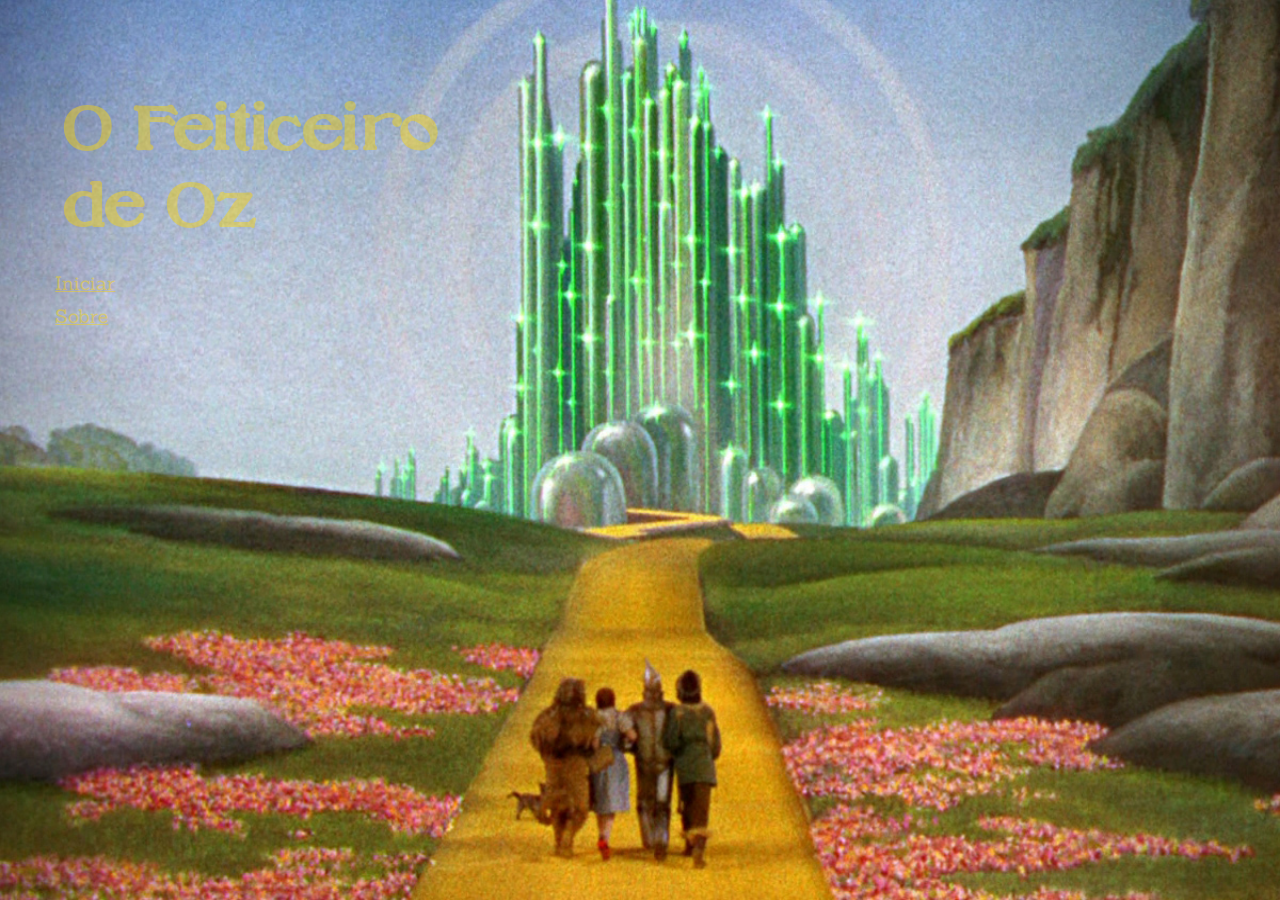
<file: index.html>
<!DOCTYPE html>
<html lang="en">
<head>
    <meta charset="UTF-8">
    <title>O Feiticeiro de Oz</title>
    <link rel="stylesheet" type="text/css" href="style.css">
    <script src="jquery-3.5.1.min.js"></script>
    <script src="script.js"></script>
</head>
<body>

<div class="page" id="landing">
    <div class="block" id="main">
        <h1 class="title">O Feiticeiro <br>de Oz</h1>
        <span id="iniciar"><a href="color_Tracking/index.html">Iniciar</a></span>
        <br>
        <span id="sobre" onclick="loadAbout()">Sobre</span>
    </div>
    <div id="buttons">

    </div>
    <img src="emerald-city.jpg" class="background">

</div>

<div class="page" id="about">
    <div class="block" id="second">
    <h1 class="title">Sobre</h1>
    <p>teste</p>
        <span id="voltar" onclick="voltar('about')">Voltar</span>
    </div>

    <img src="Wizard_of_OZ_Emerald_City.jpg" class="background">
</div>

<div class="page" id="settings">
    <div class="block" id="third">
        <h1 class="title">Definições</h1>
        <p>teste</p>
        <span id="voltar" onclick="voltar('settings')">Voltar</span>
    </div>

    <img src="Wizard_of_OZ_Emerald_City.jpg" class="background">
</div>

<script src="tilt.jquery.js"></script>

</body>
</html>
</file>
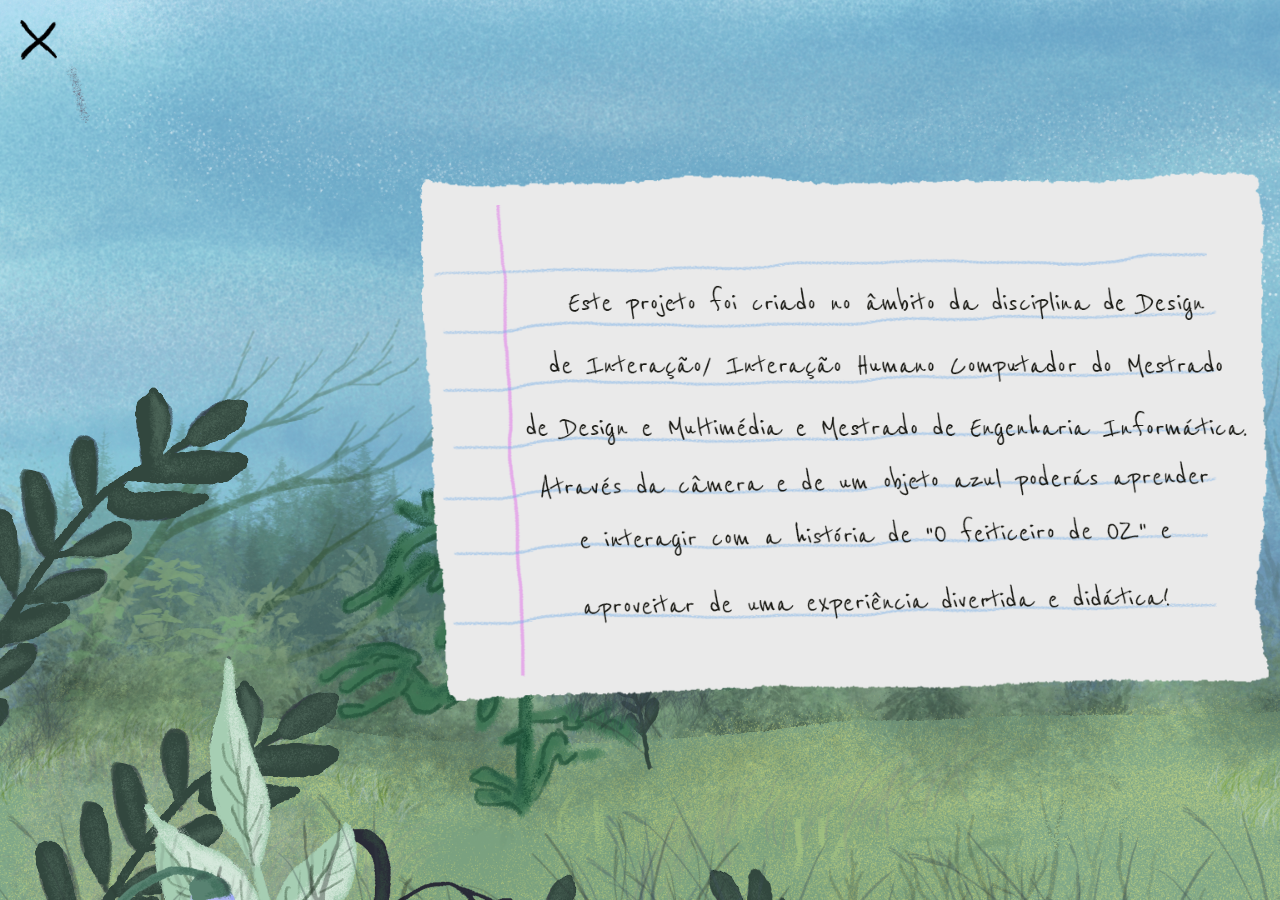
<file: site/sobre.html>
<html>
    <head>
        <link rel="stylesheet" href="menu.css">
    </head>
    <body>
        <div id="fundo_sobre">
            <div id="back" > 
                <a href="index.html"><img src="Cruz.png" height="40px" ></a>
            </div>

            <div id="sobre_text"> 
               <img src="Sobre1.png" height="100%">
            </div>
            
        </div>
    </body>

</html>
</file>
<file: style.css>
@font-face {
    font-family: ozswizard;
    src: url(OzsWizard-CowardlyLion.ttf);
}

@font-face {
    font-family: sanchez;
    src: url(Sanchez-Regular.ttf);
}

html, body{
    margin:0;
    padding:0;
}

#landing {
    display: block;
    visibility: visible;
    position: absolute;
}
.page{
    width: 100%;
    height: 100%;
    margin:0;
    padding:0;
}
.background{
    position: absolute;
    top:0;
    width: 100%;
    height:100%;
    z-index: -1;
    padding: 0;
    margin:0;
}

.title{
    font-family: ozswizard, serif;
    font-size:5vw;
    margin:1vh;
    color:gold;
}

#main{
    position: absolute;
    opacity: 0;
}

#second{
    position: absolute;
    left:10%;
}

.block{
    position: absolute;
    top:10%;
}
span{
    font-family: sanchez, serif;
    display: inline-block;
    font-size:1.5vw;
    color:gold;
    text-decoration: underline;
    cursor:pointer;
    padding-top:1vh;
}

#about{
    position: absolute;
    left:-100%;
}

#settings{
    display: none;
}

a{
    text-decoration: none;
    color:gold;
}
</file>
<file: site/menu.css>
body{
    margin: 0;
}
#fundo{
    background-image: url(Background.png);
    width: 100%;
}

.buttons{
    display: flex;
    align-items: center;
    justify-content: center;
    height: 100%;
    flex-direction: column;
}

#inicio{
    height: 13%;
}

#fundo_sobre{
    background-image: url(Background.png);
    display: flex;
    height: 100%;
    width: 100%;
}

#back{
    height: 80%;
    width: 80%;
    margin-top: 20px;
    margin-left: 20px;
}

#sobre_text{
    height: 100%;
    width: 100%;
}
</file>
